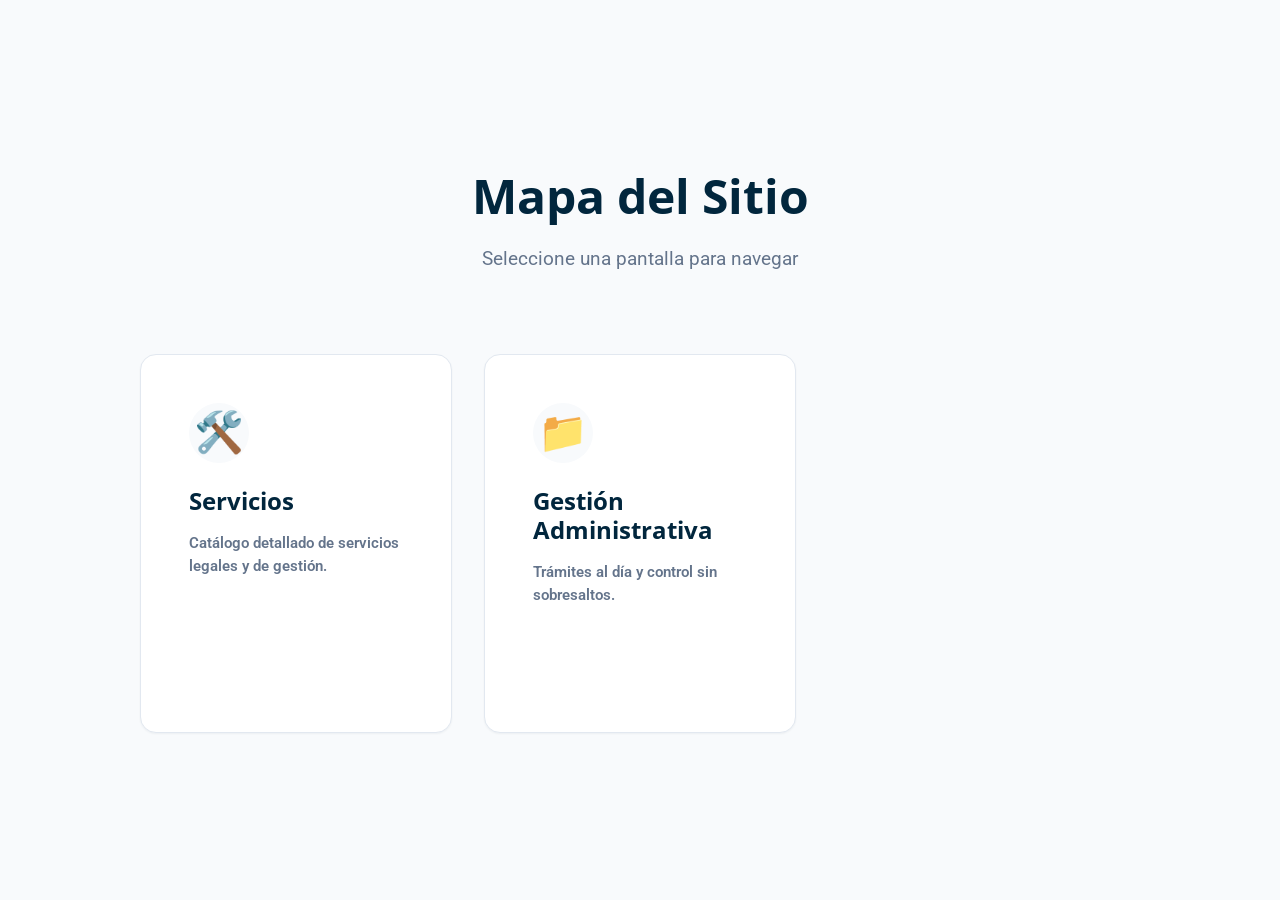
<file: index.html>
<!DOCTYPE html>
<html lang="es">
<head>
    <meta charset="UTF-8">
    <meta name="viewport" content="width=device-width, initial-scale=1.0">
    <title>Segú | Asesoría Legal y Gestora Profesional</title>
    <meta http-equiv="refresh" content="0; url=screens/home/home.html">
    <script>
        window.location.href = "screens/home/home.html";
    </script>
    <style>
        body {
            font-family: system-ui, -apple-system, sans-serif;
            background-color: #0F172A;
            color: #E2E8F0;
            display: flex;
            justify-content: center;
            align-items: center;
            height: 100vh;
            margin: 0;
            text-align: center;
        }
        a { color: #F59E0B; text-decoration: none; }
    </style>
</head>
<body>
    <noscript>
        <p>Si no eres redirigido automáticamente, <a href="screens/home/home.html">haz clic aquí</a>.</p>
    </noscript>
</body>
</html>
</file>
<file: global.css>
/* Global CSS: Variables, Resets, Typography */
/* Fonts: Open Sans (Headings), Roboto (Body) */
@import url('https://fonts.googleapis.com/css2?family=Open+Sans:wght@400;600;700;800&family=Roboto:wght@300;400;500;700&display=swap');

:root {
    /* 
       COLOR PALETTE SYSTEM 
       Primary: #01263D (Deep Blue) - Used for 30% (Structuring, Text, Headers)
       Secondary: #C1D789 (Soft Lime) - Used for 10% (Accents, CTAs)
       Neutral: White/Grays - Used for 60% (Backgrounds, Negative Space)
    */

    /* Primary Scale (Deep Blue) */
    --primary-100: #E0E9F0;
    --primary-200: #B3C6D6;
    --primary-300: #80A0B8;
    --primary-400: #4D7999;
    --primary-500: #01263D;
    /* Accessibile on White (AAA) */
    --primary-600: #011F32;
    --primary-700: #011826;
    --primary-800: #00101A;
    --primary-900: #00080D;

    /* Secondary Scale (Soft Lime) */
    --secondary-100: #F3F8E7;
    --secondary-200: #E5EFCC;
    --secondary-300: #D6E6B0;
    --secondary-400: #C9DE96;
    --secondary-500: #C1D789;
    /* Needs Dark Text for Contrast */
    --secondary-600: #AABD74;
    --secondary-700: #93A360;
    --secondary-800: #7C8A4D;
    --secondary-900: #65703A;

    /* Neutrals / Structure (The 60%) */
    --neutral-50: #FFFFFF;
    --neutral-100: #F8FAFC;
    --neutral-200: #E2E8F0;
    --neutral-300: #CBD5E1;
    --neutral-400: #94A3B8;
    --neutral-500: #64748B;
    --neutral-800: #1E293B;
    --neutral-900: #0F172A;

    /* Semantic Aliases */
    --color-bg-body: var(--neutral-50);
    --color-bg-alt: var(--neutral-100);

    --color-text-main: var(--primary-500);
    /* #01263D on White = 15.6:1 (AAA) */
    --color-text-body: var(--neutral-500);
    /* #64748B on White = 5.2:1 (AA) */
    --color-text-inverse: var(--neutral-50);
    --color-text-on-secondary: var(--primary-900);
    /* Dark text on Lime green for AAA */

    --color-primary: var(--primary-500);

    /* Contextual Secondary Colors */
    --color-secondary-on-light: var(--secondary-700);
    /* Darker for contrast on white */
    --color-secondary-on-dark: var(--secondary-500);
    /* Lighter for pop on dark */

    /* Default to 'On Light' since body is light */
    --color-secondary: var(--color-secondary-on-light);
    --color-border: var(--neutral-200);

    /* Gradients */
    --gradient-corporate: linear-gradient(135deg, var(--primary-600) 0%, var(--primary-400) 100%);
    --gradient-growth: linear-gradient(135deg, var(--primary-500) 0%, var(--secondary-600) 100%);
    --gradient-warm: linear-gradient(to right, var(--secondary-500), var(--secondary-300));
    --gradient-hover-card: linear-gradient(135deg, #CCFBDD 0%, #E4FDB9 100%);

    /* Typography */
    --font-heading: 'Open Sans', sans-serif;
    --font-body: 'Roboto', sans-serif;

    /* Spacing */
    --space-xs: 0.5rem;
    --space-sm: 1rem;
    --space-md: 1.5rem;
    --space-lg: 2rem;
    --space-xl: 3rem;
    --space-2xl: 5rem;

    /* UI Elements */
    --radius-sm: 4px;
    --radius-md: 8px;
    --radius-lg: 16px;
    --shadow-sm: 0 1px 2px 0 rgb(1 38 61 / 0.05);
    --shadow-md: 0 4px 6px -1px rgb(1 38 61 / 0.1);
    --shadow-lg: 0 10px 15px -3px rgb(1 38 61 / 0.1), 0 4px 6px -2px rgb(1 38 61 / 0.05);

    /* Animation */
    --transition-base: 0.3s cubic-bezier(0.4, 0, 0.2, 1);
    --transition-smooth: 0.5s cubic-bezier(0.4, 0, 0.2, 1);

    /* Compatibility Aliases for Components */
    --color-surface: var(--neutral-50);
    --color-accent: var(--color-secondary);
    /* Follows secondary context */
}

/* Context Overrides for Dark Backgrounds */
.bg-primary,
.bg-gradient-1,
.scheme-dark {
    --color-secondary: var(--color-secondary-on-dark);
    --color-accent: var(--color-secondary-on-dark);
    --color-text-main: var(--neutral-50);
    --color-text-body: var(--neutral-300);
}

/* Base Reset & Typography */
*,
*::before,
*::after {
    box-sizing: border-box;
}

html,
body {
    overflow-x: hidden;
    width: 100%;
}

body {
    background-color: var(--color-bg-body);
    color: var(--color-text-body);
    font-family: var(--font-body);
    line-height: 1.6;
    margin: 0;
    -webkit-font-smoothing: antialiased;
}

h1,
h2,
h3,
h4,
h5,
h6 {
    color: var(--color-text-main);
    font-family: var(--font-heading);
    font-weight: 700;
    line-height: 1.2;
    margin: 0 0 var(--space-sm) 0;
}

h1 {
    font-size: 3rem;
}

h2 {
    font-size: 2.25rem;
}

h3 {
    font-size: 1.5rem;
}

a {
    color: var(--primary-400);
    text-decoration: none;
    font-weight: 600;
    transition: color 0.2s;
}

a:hover {
    color: var(--secondary-600);
}

/* Utility Classes for 60-30-10 Rule */
.text-primary {
    color: var(--color-primary);
}

.text-secondary {
    color: var(--color-secondary);
}

.bg-primary {
    background-color: var(--color-primary);
    color: var(--color-text-inverse);
}

.bg-secondary {
    background-color: var(--color-secondary);
    color: var(--color-text-on-secondary);
}

.bg-gradient-1 {
    background: var(--gradient-corporate);
    color: white;
}

.bg-gradient-2 {
    background: var(--gradient-growth);
    color: white;
}

.container {
    max-width: 1200px;
    margin: 0 auto;
    padding: 0 var(--space-md);
}
</file>
<file: screens/home/home.css>
/* screens/home/home.css */

body {
    background-color: var(--color-bg-alt);
    min-height: 100vh;
    display: flex;
    flex-direction: column;
}

.nav-hub {
    flex: 1;
    display: flex;
    align-items: center;
    justify-content: center;
    padding: var(--space-xl) 0;
}

.hub-header {
    text-align: center;
    margin-bottom: var(--space-2xl);
}

.hub-header h1 {
    font-size: 3rem;
    color: var(--color-primary);
    margin-bottom: var(--space-sm);
}

.hub-header p {
    color: var(--neutral-500);
    font-size: 1.2rem;
}

.screens-grid {
    display: grid;
    grid-template-columns: repeat(auto-fill, minmax(300px, 1fr));
    gap: var(--space-lg);
    max-width: 1000px;
    margin: 0 auto;
}

.screen-card {
    background: var(--color-surface);
    border-radius: var(--radius-lg);
    padding: var(--space-xl);
    text-decoration: none;
    color: var(--color-text-body);
    border: 1px solid var(--neutral-200);
    box-shadow: var(--shadow-sm);
    transition: all var(--transition-base);
    display: flex;
    flex-direction: column;
    justify-content: space-between;
    position: relative;
    overflow: hidden;
    min-height: 200px;
}

.screen-card:hover {
    transform: translateY(-5px);
    box-shadow: var(--shadow-lg);
    border-color: var(--color-accent);
}

.card-content .icon {
    font-size: 2.5rem;
    margin-bottom: var(--space-md);
    background: var(--neutral-100);
    width: 60px;
    height: 60px;
    display: flex;
    align-items: center;
    justify-content: center;
    border-radius: 50%;
    transition: background var(--transition-base);
}

.screen-card:hover .icon {
    background: var(--secondary-100);
}

.screen-card h2 {
    font-size: 1.5rem;
    color: var(--color-primary);
    margin-bottom: var(--space-sm);
}

.screen-card p {
    font-size: 0.95rem;
    line-height: 1.5;
    color: var(--neutral-500);
}

.card-arrow {
    align-self: flex-end;
    font-size: 1.5rem;
    color: var(--color-accent);
    opacity: 0;
    transform: translateX(-10px);
    transition: all var(--transition-base);
    margin-top: var(--space-md);
}

.screen-card:hover .card-arrow {
    opacity: 1;
    transform: translateX(0);
}
</file>
